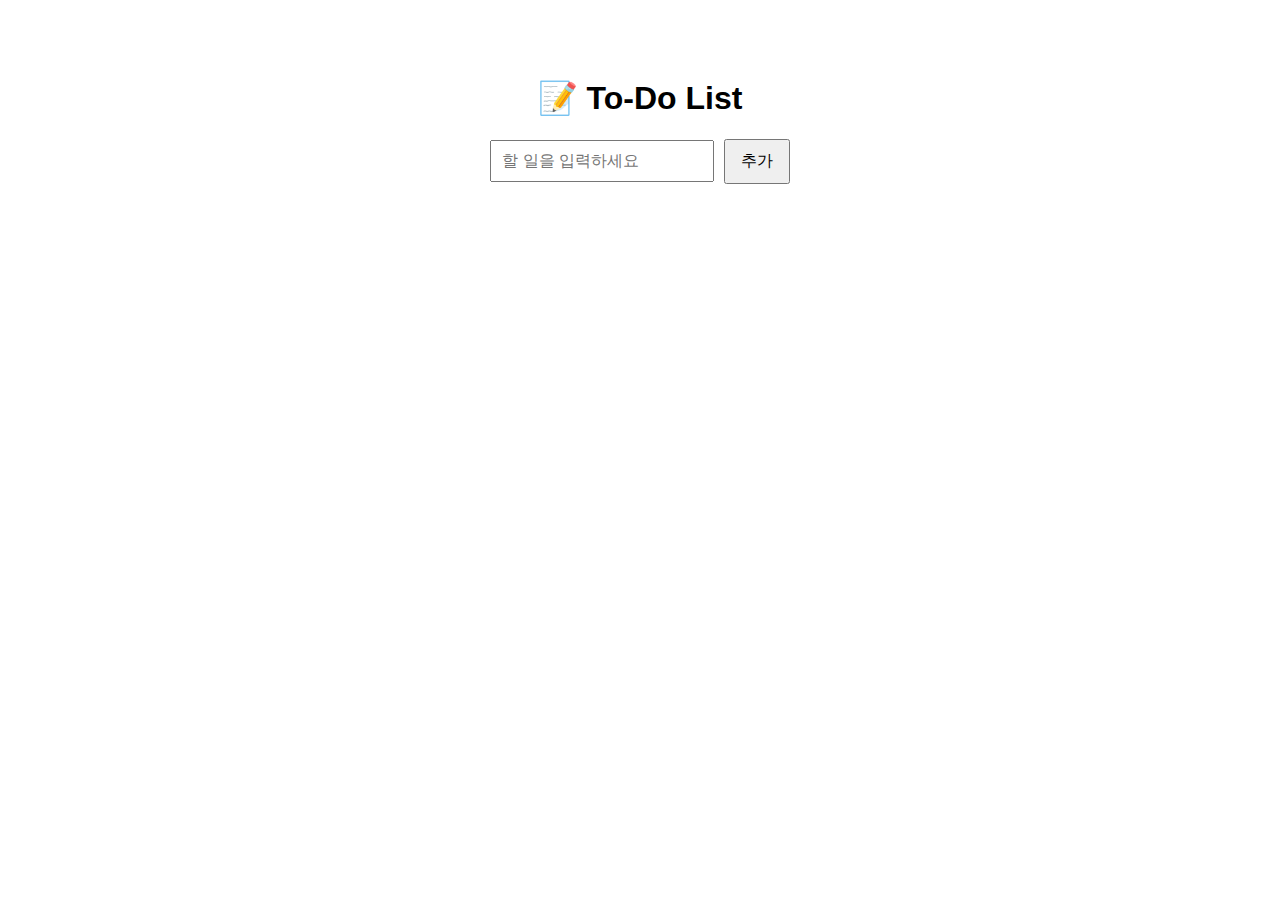
<file: index.html>
<!DOCTYPE html>
<html lang="ko">
<head>
    <meta charset="UTF-8">
    <title>To-Do List</title>
    <style>
        body{
            font-family: sans-serif;
            text-align: center;
            padding: 50px;
        }

        input[type="text"] {
            padding: 10px;
            width: 200px;
            font-size: 16px;
        }

        button{
            padding: 10px 15px;
            margin-left: 5px;
            font-size: 16px;
            cursor: pointer;
        }

        ul{
            list-style: none;
            padding: 0;
            margin-top: 20px;
        }

        li{
            text-align: left;
            margin: 10px 0;
            font-size: 18px;
        }

        .delete-btn{
            margin-left: 10px;
            background-color: tomato;
            color: white;
            border: none;
            padding: 5px 10px;
            cursor: pointer;
            border-radius: 5px;
        }
        
    </style>
</head>
<body>
    <h1>📝 To-Do List</h1>
    <input type="text" id="todo-input" placeholder="할 일을 입력하세요">
    <button id="add-btn">추가</button>

    <ul id="todo-list"></ul>

    <script>
        const input = document.getElementById("todo-input");
        const addBtn = document.getElementById("add-btn");
        const list = document.getElementById("todo-list");

        let todos = [];

        function saveTodos(){
            localStorage.setItem("todos", JSON.stringify(todos));
        }

        function loadTodos(){
            const data = localStorage.getItem("todos");
            if(data){
                todos = JSON.parse(data);
                todos.forEach(todo => renderTodo(todo.text, todo.done));
            }
        }

        function renderTodo(text, done = false){
            const li = document.createElement("li");

            const checkbox = document.createElement("input");
            checkbox.type = "checkbox";
            checkbox.style.marginRight = "10px";

            const span = document.createElement("span");
            span.innerText = text;

            if(done){
                span.style.textDecoration = "line-through";
                span.style.color = "gray";
            }
            
            checkbox.addEventListener("change", function(){
                span.style.textDecoration = checkbox.checked ? "line-through" : "none";
                span.style.color = checkbox.checked ? "gray" : "black";

                const idx = Array.from(list.children).indexOf(li);
                todos[idx].done = checkbox.checked;
                saveTodos();
            });

            const delBtn = document.createElement("button");
            delBtn.innerText = "삭제";
            delBtn.classList.add("delete-btn");
            delBtn.addEventListener("click", function(){
                const idx = Array.from(list.children).indexOf(li);
                todos.splice(idx, 1);
                list.removeChild(li);
                saveTodos();
            });

            li.appendChild(checkbox);
            li.appendChild(span);
            li.appendChild(delBtn);
            list.appendChild(li);
        }

        function addTodo(){
            const todoText = input.value.trim();
            if(todoText === ""){
                alert("할 일을 입력해보세요!");
                return;
            }
            
            todos.push({ text: todoText, done: false });
            renderTodo(todoText, false);
            saveTodos();

            input.value = "";
            input.focus();
        }


        addBtn.addEventListener("click", addTodo);
        input.addEventListener("keydown", function(e){
            if(e.key === "Enter"){
                addTodo();
            }
        });

        loadTodos();
    </script>
</body>
</html>
</file>
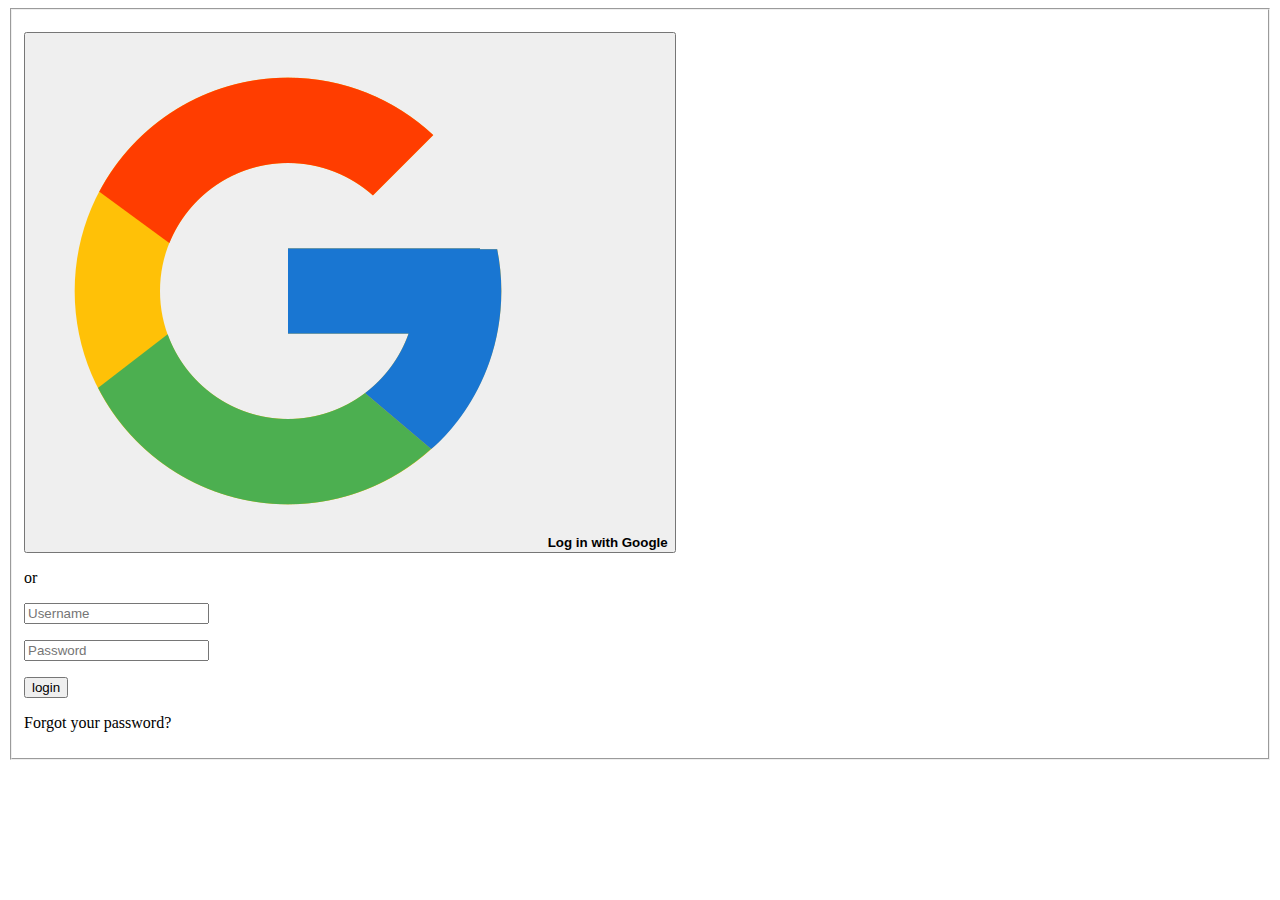
<file: CSS/index.html>
<!DOCTYPE html>
<html lang="ko">
<head>
    <meta charset="UTF-8">
    <meta http-equiv="X-UA-Compatible" content="IE=edge">
    <meta name="viewport" content="width=device-width, initial-scale=1.0">
    <title>Login Page</title>
</head>
<body>
    <fieldset>
        <p>
            <button type="button">
                <img src="./google_logo.png">
                <strong>Log in with Google</strong>
            </button>
        </p>
        <p>
            or
        </p>
        <p>
            <input type="text" name="username" placeholder="Username">
        </p>
        <p>
            <input type="password" name="password" placeholder="Password">
        </p>
        <p>
            <button type="button">login</button>
        </p>
        <p>Forgot your password?</p>

    </fieldset>
</body>
</html>
</file>
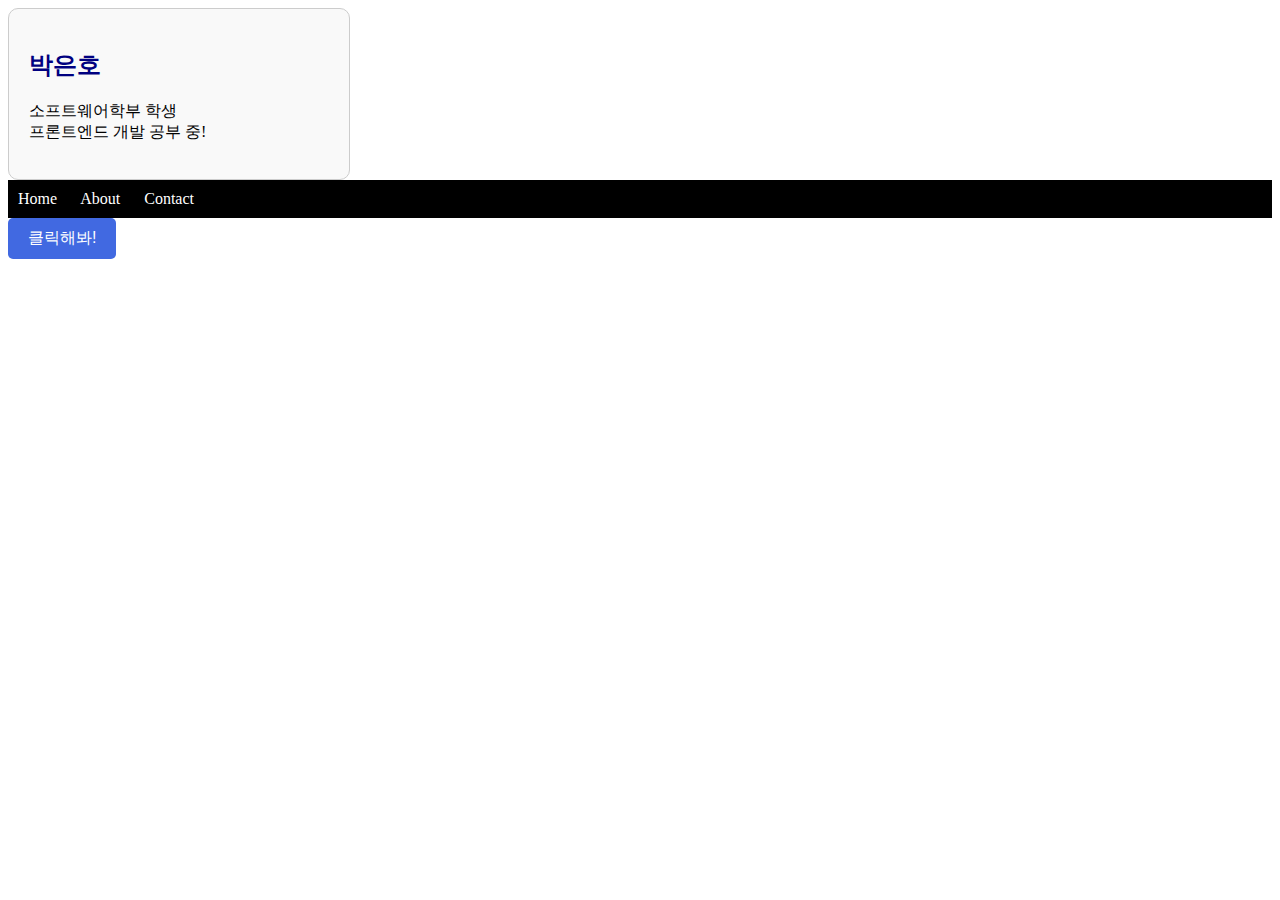
<file: JS/index.html>
<!DOCTYPE html>
<html lang="en">
<head>
    <meta charset="UTF-8">
    <meta name="viewport" content="width=device-width, initial-scale=1.0">
    <style>
        .card{
            border: 1px solid #ccc;
            width: 300px;
            padding: 20px;
            border-radius: 10px;
            background-color: #f9f9f9;
        }
        .name{
            color: navy;
            font-size: 24px;
        }
        .navbar{
            background-color: black;
            padding: 10px;
        }
        .navbar a{
            color: white;
            margin-right: 20px;
            text-decoration: none;
        }
        .mybtn{
            padding: 10px 20px;
            background-color: royalblue;
            color: white;
            border: none;
            border-radius: 5px;
            font-size: 16px;
            cursor: pointer;
        }
    </style>
    <title>My First Web Page!</title>
</head>
<body>
    <div class="card">
        <h2 class="name">박은호</h2>
        <p>소프트웨어학부 학생<br>프론트엔드 개발 공부 중!</p>
    </div>
    <div class="navbar">
        <a href="#">Home</a>
        <a href="#">About</a>
        <a href="#">Contact</a>
    </div>
    <button class="mybtn">클릭해봐!</button>
</body>
</html>
</file>
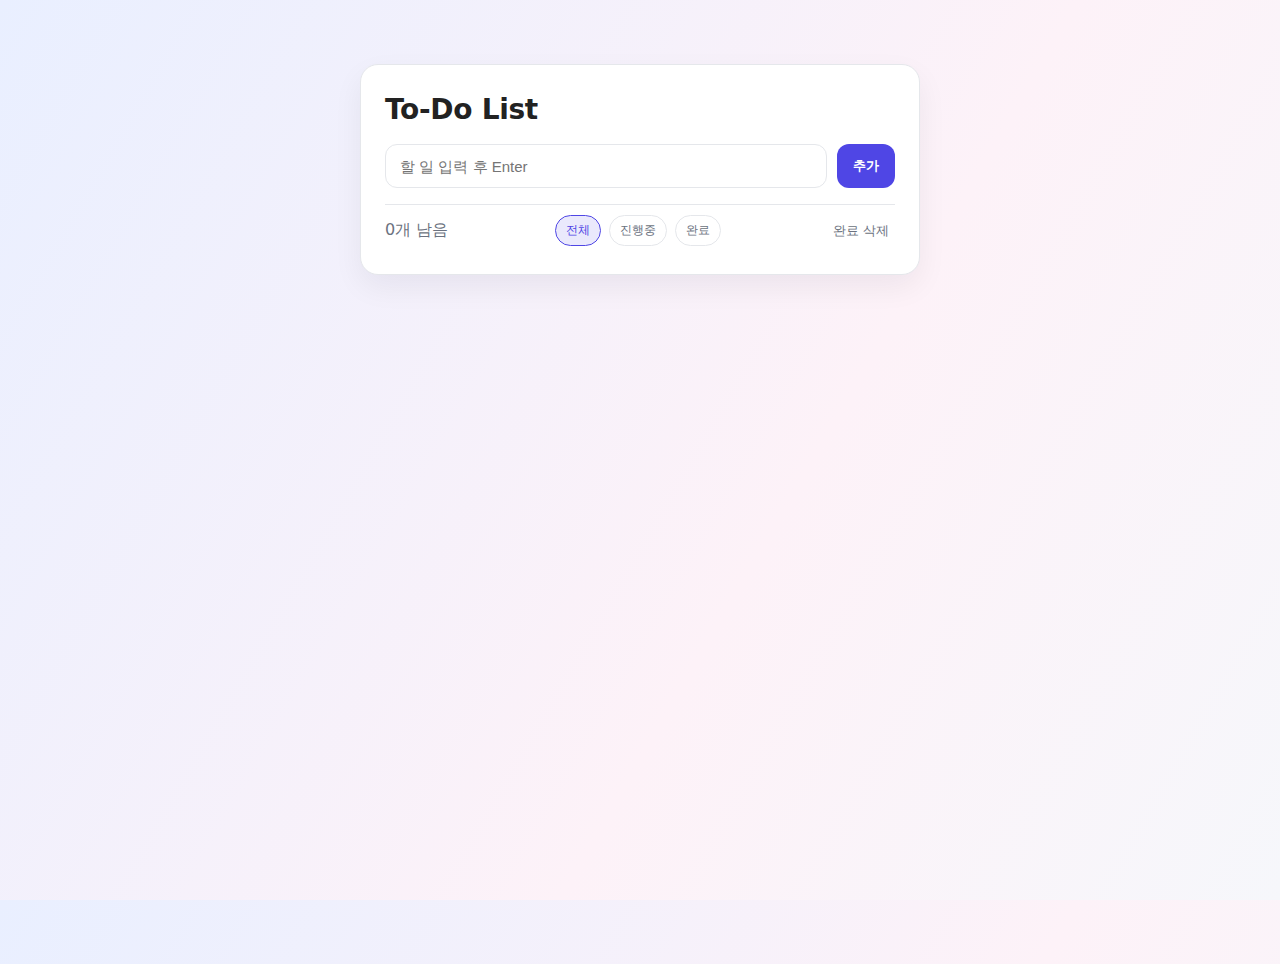
<file: todolist/index.html>
<!DOCTYPE html>
<html lang="ko">
<head>
  <meta charset="UTF-8" />
  <meta name="viewport" content="width=device-width, initial-scale=1" />
  <title>To-Do List</title>
  <link rel="stylesheet" href="./CSS/style.css" />
</head>
<body>
  <main class="container">
    <h1 class="title">To-Do List</h1>

    <form id="todo-form" class="form" autocomplete="off">
      <label class="sr-only" for="todo-input">할 일을 입력하세요</label>
      <input id="todo-input" class="input" type="text" placeholder="할 일 입력 후 Enter" maxlength="120" />
      <button type="submit" class="btn">추가</button>
    </form>

    <ul id="todo-list" class="list" aria-live="polite"></ul>

    <div class="footer">
      <span id="left-count">0개 남음</span>
      <div class="filters">
        <button data-filter="all" class="chip chip--active">전체</button>
        <button data-filter="active" class="chip">진행중</button>
        <button data-filter="completed" class="chip">완료</button>
      </div>
      <button id="clear-completed" class="link">완료 삭제</button>
    </div>
  </main>

  <script defer src="./JS/app.js"></script>
</body>
</html>
</file>
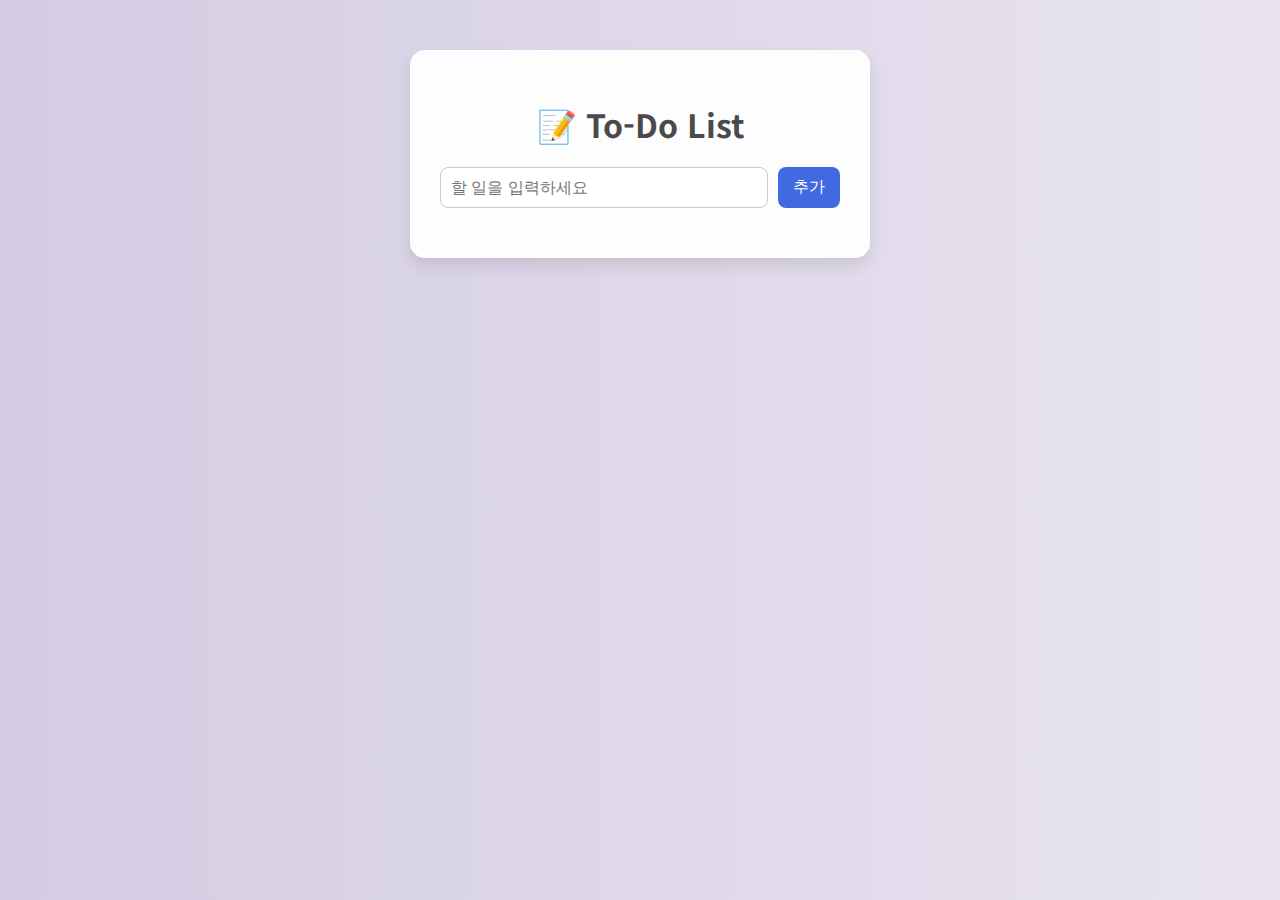
<file: to-do-list.html>
<!DOCTYPE html>
<html lang="ko">
<head>
  <meta charset="UTF-8" />
  <meta name="viewport" content="width=device-width, initial-scale=1.0" />
  <title>To-Do List</title>
  <!-- Google Fonts -->
  <link href="https://fonts.googleapis.com/css2?family=Noto+Sans+KR&display=swap" rel="stylesheet" />
  <style>
    body {
      margin: 0;
      padding: 0;
      font-family: 'Noto Sans KR', sans-serif;
      background: linear-gradient(to right, #d3cce3, #e9e4f0);
      min-height: 100vh;
      display: flex;
      justify-content: center;
      align-items: flex-start;
    }

    .container {
      background-color: #ffffffee;
      margin-top: 50px;
      padding: 30px;
      border-radius: 15px;
      box-shadow: 0 8px 16px rgba(0,0,0,0.1);
      width: 90%;
      max-width: 400px;
    }

    h1 {
      text-align: center;
      margin-bottom: 20px;
      color: #4a4a4a;
    }

    .input-group {
      display: flex;
      gap: 10px;
      margin-bottom: 20px;
    }

    input[type="text"] {
      flex: 1;
      padding: 10px;
      border: 1px solid #ccc;
      border-radius: 8px;
      font-size: 16px;
    }

    button {
      padding: 10px 15px;
      background-color: royalblue;
      color: white;
      border: none;
      border-radius: 8px;
      font-size: 16px;
      cursor: pointer;
      transition: all 0.2s;
    }

    button:hover {
      background-color: #4169e1;
      transform: scale(1.05);
    }

    ul {
      list-style: none;
      padding: 0;
      margin: 0;
    }

    li {
      background-color: #f9f9f9;
      border-radius: 8px;
      padding: 12px 15px;
      margin-bottom: 10px;
      display: flex;
      align-items: center;
      justify-content: space-between;
      box-shadow: 0 2px 6px rgba(0,0,0,0.05);
    }

    .task-left {
      display: flex;
      align-items: center;
      gap: 10px;
    }

    .task-text.done {
      text-decoration: line-through;
      color: gray;
    }

    .delete-btn {
      background-color: tomato;
      color: white;
      border: none;
      border-radius: 6px;
      padding: 5px 10px;
      cursor: pointer;
      font-size: 14px;
    }

    @media (max-width: 480px) {
      .input-group {
        flex-direction: column;
      }

      button {
        width: 100%;
      }
    }
  </style>
</head>
<body>
  <div class="container">
    <h1>📝 To-Do List</h1>
    <div class="input-group">
      <input type="text" id="todo-input" placeholder="할 일을 입력하세요" />
      <button id="add-btn">추가</button>
    </div>
    <ul id="todo-list"></ul>
  </div>

  <script>
    const input = document.getElementById("todo-input");
    const addBtn = document.getElementById("add-btn");
    const list = document.getElementById("todo-list");

    let todos = [];

    function saveTodos() {
      localStorage.setItem("todos", JSON.stringify(todos));
    }

    function loadTodos() {
      const data = localStorage.getItem("todos");
      if (data) {
        todos = JSON.parse(data);
        todos.forEach(todo => renderTodo(todo.text, todo.done));
      }
    }

    function renderTodo(text, done = false) {
      const li = document.createElement("li");

      const checkbox = document.createElement("input");
      checkbox.type = "checkbox";
      checkbox.checked = done;

      const span = document.createElement("span");
      span.innerText = text;
      span.classList.add("task-text");
      if (done) span.classList.add("done");

      checkbox.addEventListener("change", () => {
        span.classList.toggle("done", checkbox.checked);
        const idx = Array.from(list.children).indexOf(li);
        todos[idx].done = checkbox.checked;
        saveTodos();
      });

      const delBtn = document.createElement("button");
      delBtn.innerText = "삭제";
      delBtn.className = "delete-btn";
      delBtn.addEventListener("click", () => {
        const idx = Array.from(list.children).indexOf(li);
        todos.splice(idx, 1);
        list.removeChild(li);
        saveTodos();
      });

      const leftPart = document.createElement("div");
      leftPart.className = "task-left";
      leftPart.appendChild(checkbox);
      leftPart.appendChild(span);

      li.appendChild(leftPart);
      li.appendChild(delBtn);
      list.appendChild(li);
    }

    function addTodo() {
      const todoText = input.value.trim();
      if (todoText === "") {
        alert("할 일을 입력해보세요!");
        return;
      }

      todos.push({ text: todoText, done: false });
      renderTodo(todoText, false);
      saveTodos();

      input.value = "";
      input.focus();
    }

    addBtn.addEventListener("click", addTodo);
    input.addEventListener("keydown", (e) => {
      if (e.key === "Enter") addTodo();
    });

    loadTodos();
  </script>
</body>
</html>
</file>
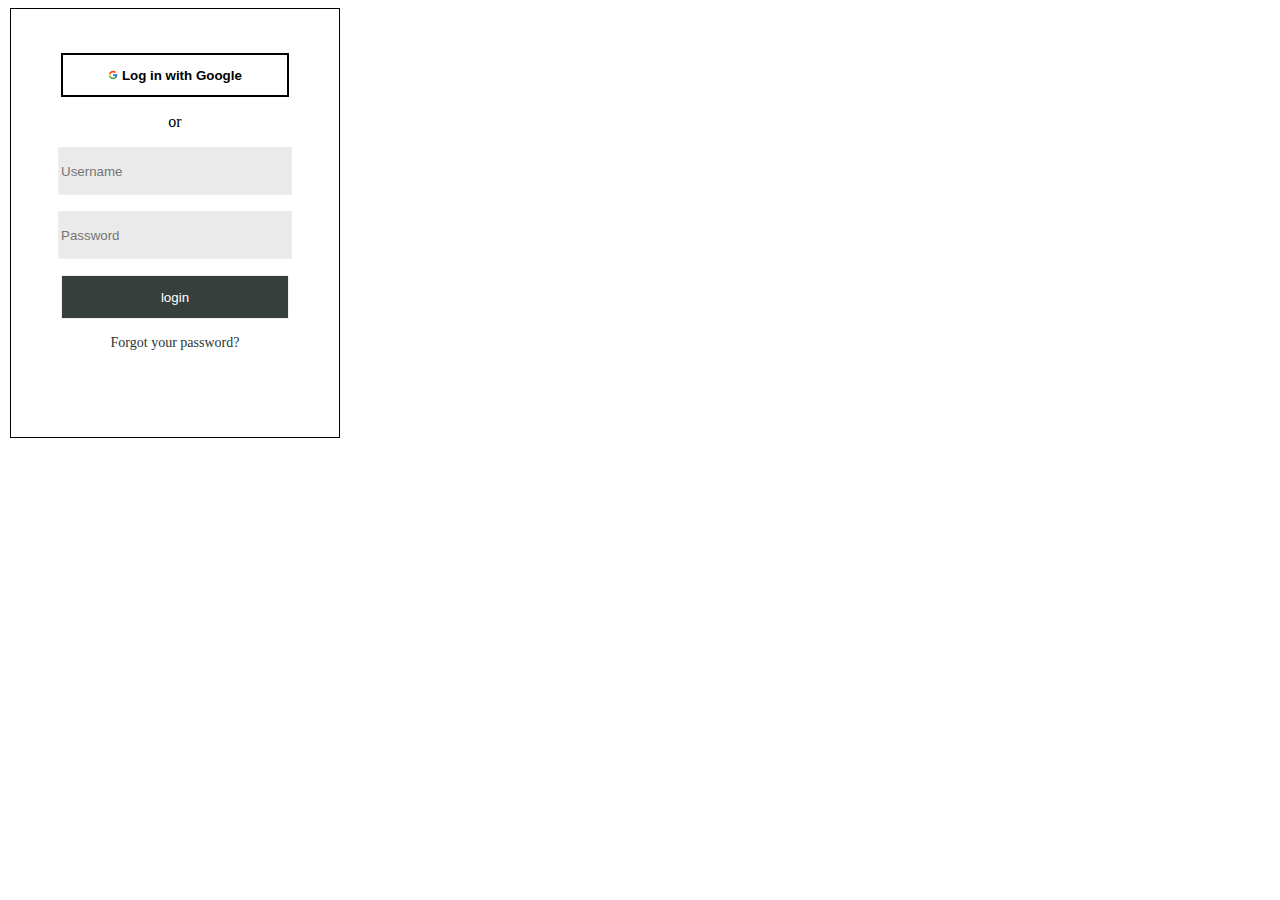
<file: CSS/login_page.html>
<!DOCTYPE html>
<html lang="ko">
<head>
    <meta charset="UTF-8">
    <meta http-equiv="X-UA-Compatible" content="IE=edge">
    <meta name="viewport" content="width=device-width, initial-scale=1.0">
    <title>Login Page</title>
    <style>
        @import url('https://fonts.googleapis.com/css2?family=Roboto:ital,wght@0,100;0,300;0,400;0,500;0,700;0,900;1,100;1,300;1,400;1,500;1,700;1,900&display=swap');
        fieldset{
            width:304px;
            height:390px;
            padding-top: 28px;;
            border:1px solid;
            text-align:center;
        }
        #first_button{
            width:228px;
            height:44px;
            background-color:white;
            border:2px solid;
        }
        img{
            width:10px;
        }
        input{
            width:228px;
            height:44px;
            background-color: #eaeaea;
            border: 1px ridge;

        }
        #second_button{
            width:228px;
            height:44px;
            background-color: #373f3c;
            color:white;
            border: 1px ridge;
        }
        p:last-of-type{
            font-size: 14px;
            color:#2c3432;
        }
        
    </style>
</head>

<body>
    <fieldset>
        <p>
            <button type="button" id="first_button">
                <img src="./google_logo.png">
                <strong>Log in with Google</strong>
            </button>
        </p>
        <p>
            or
        </p>
        <p>
            <input type="text" name="username" placeholder="Username">
        </p>
        <p>
            <input type="password" name="password" placeholder="Password">
        </p>
        <p>
            <button type="button" id="second_button">login</button>
        </p>
        <p>Forgot your password?</p>

    </fieldset>
</body>
</html>
</file>
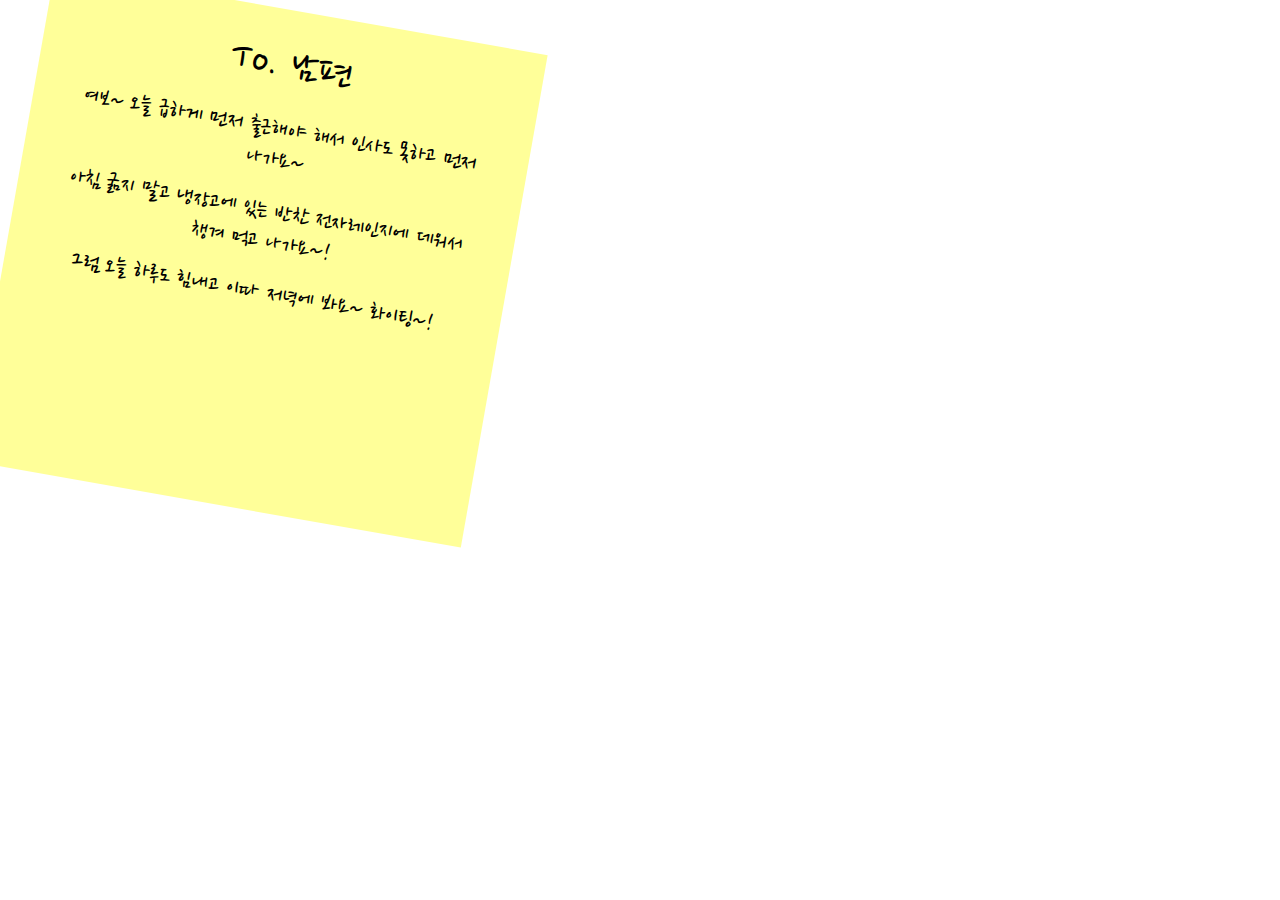
<file: CSS/postit.html>
<!DOCTYPE html>
<html lang="ko">
<head>
    <meta charset="UTF-8">
    <meta http-equiv="X-UA-Compatible" content="IE=edge">
    <meta name="viewport" content="width=device-width, initial-scale=1.0">
    <title>내부 스타일 시트</title>
    <style>
        @import url('https://fonts.googleapis.com/css2?family=Nanum+Pen+Script&display=swap');
        *{
            text-align:center;
            font-family:"Nanum Pen Script", cursive;
        }
        .container{
            width:500px;
            height:500px;
            background-color:#ffff99
        }
        .container{
            transform:rotate(10deg);
        }
        .title{
            width:200px;
            margin-left:150px;
            margin-bottom:20px;
            padding-top:30px;
            font-size:44px;
        }
        .message1{
            width:400px;
            font-size:25px;
            margin-left:50px;
            margin-bottom: 20px;
        }
        .message2{
            width:400px;
            font-size:25px;
            margin-left:50px;
            margin-bottom: 20px;
        }
        .message3{
            width:400px;
            font-size:25px;
            margin-left:50px;
            margin-bottom: 20px;
        }
    </style>     
</head>

<body>
    <div class="container">
        <div class="title">To. 남편</div>
        <div class="message1">여보~ 오늘 급하게 먼저 출근해야 해서 인사도 못하고 먼저 나가요~</div>
        <div class="message2">아침 굶지 말고 냉장고에 있는 반찬 전자레인지에 데워서 챙겨 먹고 나가요~!</div>
        <div class="message3">그럼 오늘 하루도 힘내고 이따 저녁에 봐요~ 화이팅~!</div>
    </div>
</body>
</html>
</file>
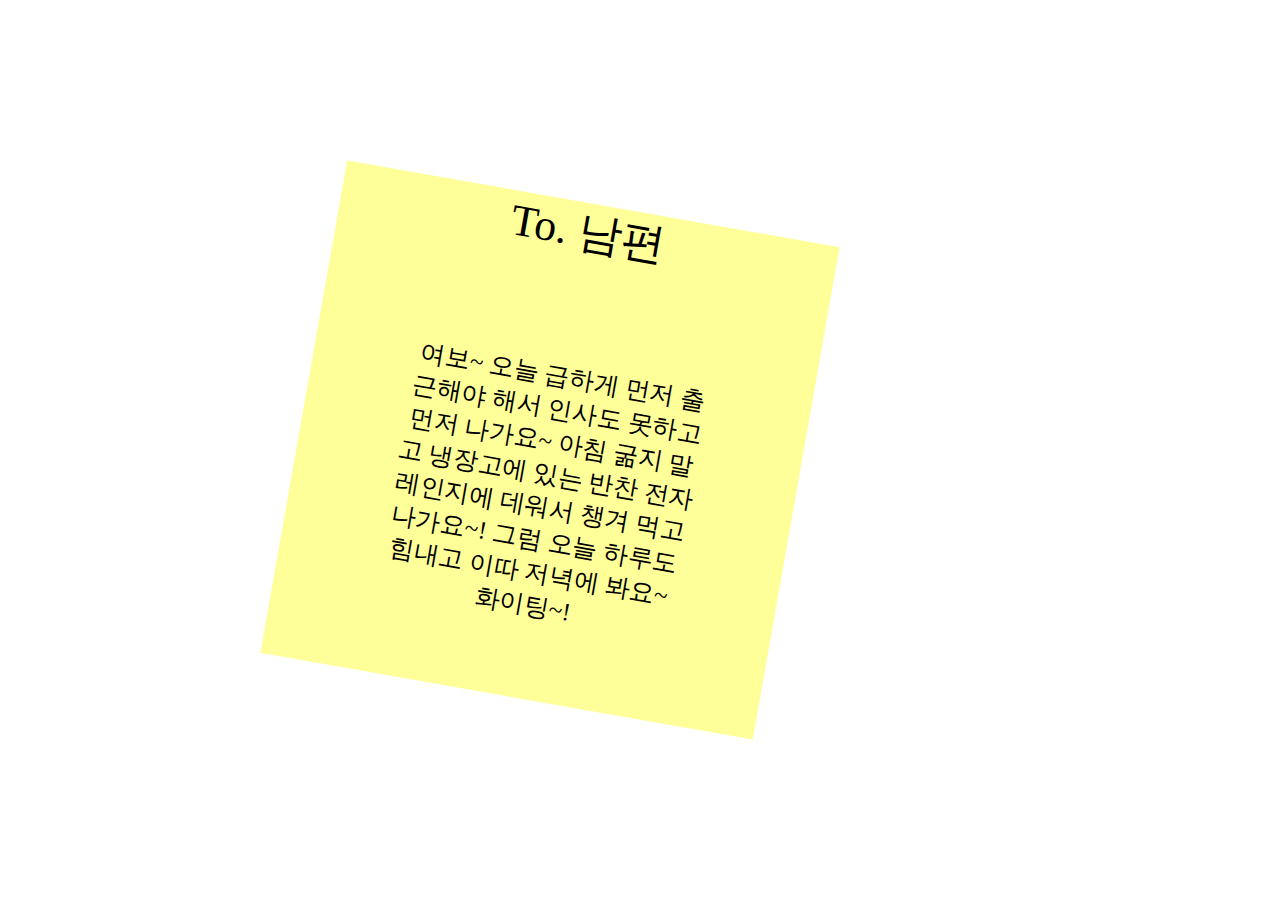
<file: CSS/postit_answer.html>
<!DOCTYPE html>
<html lang="ko">
<head>
    <meta charset="UTF-8">
    <meta http-equiv="X-UA-Compatible" content="IE=edge">
    <meta name="viewport" content="width=device-width, initial-scale=1.0">
    <title>내부 스타일 시트</title>
    <style>
        *{
            margin:100px;
            padding:0;
            box-sizing:border-box;
        }
        #postit{
            width:500px;
            height:500px;
            background-color:#ff9;
            transform:rotate(10deg);
            text-align:center;
        }
        #postit h1{
            font-size:44px;
            margin-bottom:20px;
            font-weight:normal;
        }
        #postit p{
            font-size:25px;
            margin-bottom:20px;
        }
    </style>     
</head>

<body>
    <div id="postit">
        <h1>To. 남편</h1>
        <p>여보~ 오늘 급하게 먼저 출근해야 해서 인사도 못하고 먼저 나가요~ 
            아침 굶지 말고 냉장고에 있는 반찬 전자레인지에 데워서 챙겨 먹고 나가요~! 
            그럼 오늘 하루도 힘내고 이따 저녁에 봐요~ 화이팅~!</p>
    </div>
</body>
</html>
</file>
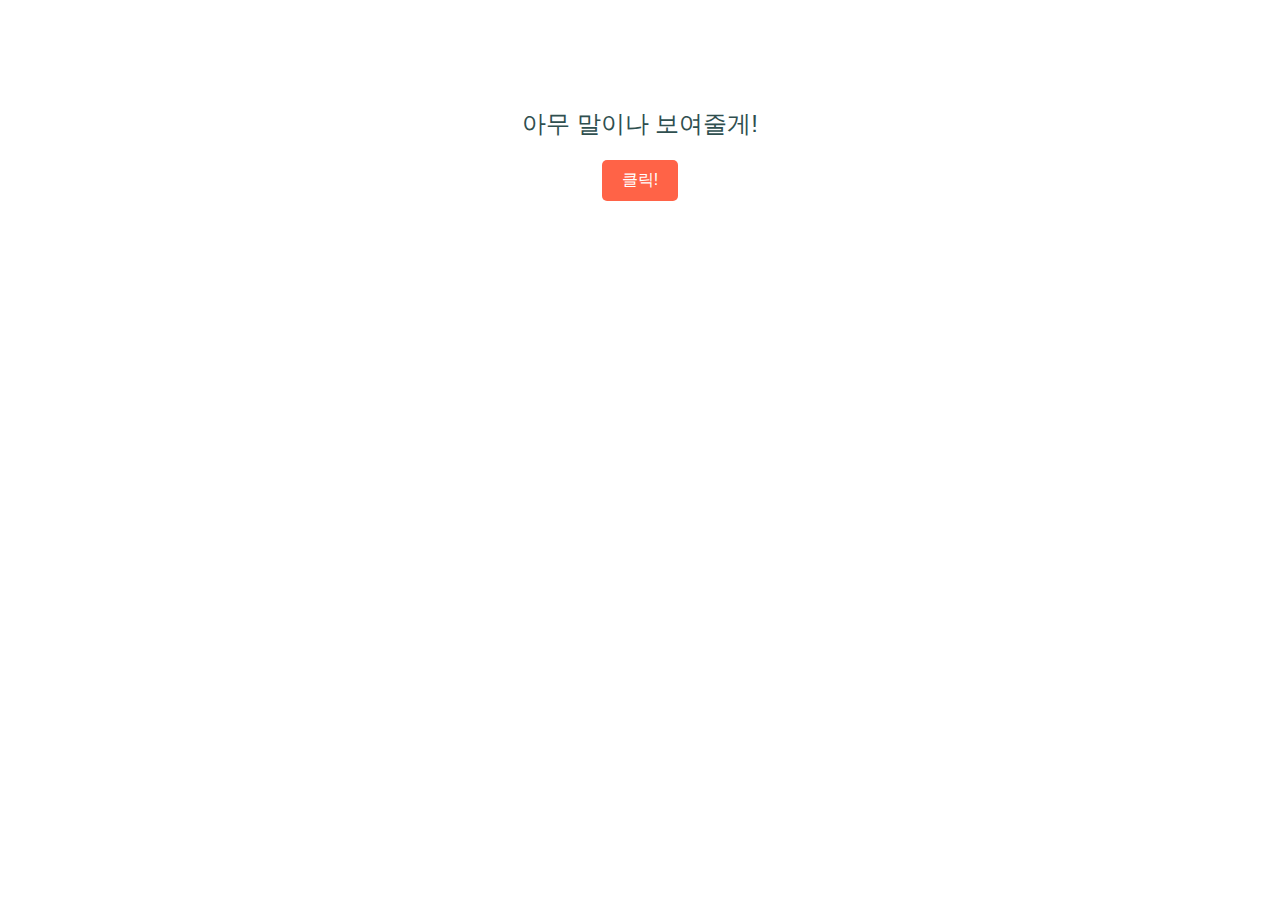
<file: JS/buttontotext.html>
<!DOCTYPE html>
<html lang="ko">
<head>
    <meta charset="UTF-8">
    <title>랜덤 문구 실습</title>
    <style>
        body{
            font-family: sans-serif;
            text-align: center;
            padding-top: 100px;
        }

        #text{
            font-size: 24px;
            margin-bottom: 20px;
            color:darkslategray;
        }

        #btn{
            padding: 10px 20px;
            font-size: 16px;
            background-color: tomato;
            color:white;
            border: none;
            border-radius: 5px;
            cursor: pointer;
        }
        #btn:hover{
            background-color: crimson;
        }
    </style>
</head>
<body>

    <div id="text">아무 말이나 보여줄게!</div>
    <button id="btn">클릭!</button>

    <script>
        const phrases = [
            "오늘 뭐먹지?", 
            "지금이 시작할 시간!", 
            "고양이는 귀엽다.", 
            "코드 한줄이 세사을 바꾼다!", 
            "넌 멋져!", 
            "한 판만더!"
        ];
        
        const textElement = document.getElementById("text");
        const button = document.getElementById("btn");

        button.addEventListener("click", function(){
            const randomIndex = Math.floor(Math.random() * phrases.length);
            const randomPhrase = phrases[randomIndex];

            textElement.innerText = randomPhrase;

        });
    </script>
</body>
</html>
</file>
<file: todolist/CSS/style.css>
:root {
  --bg: #f6f7fb;
  --card: #ffffff;
  --text: #222;
  --muted: #6b7280;
  --primary: #4f46e5;
  --primary-ghost: rgba(79, 70, 229, 0.12);
  --border: #e5e7eb;
  --success: #10b981;
}

* { box-sizing: border-box; }
html, body { height: 100%; }
body {
  margin: 0;
  background: linear-gradient(120deg, #e9efff, #fdf2f8 60%, #f6f7fb);
  color: var(--text);
  font-family: "Noto Sans KR", system-ui, -apple-system, Segoe UI, Roboto, Helvetica, Arial, "Apple SD Gothic Neo", "Noto Sans KR", "Malgun Gothic", sans-serif;
}

.container {
  max-width: 560px; margin: 64px auto; padding: 28px 24px;
  background: var(--card); border: 1px solid var(--border);
  border-radius: 18px; box-shadow: 0 12px 30px rgba(17, 24, 39, 0.06);
}

.title { margin: 0 0 18px; font-size: 28px; font-weight: 800; letter-spacing: -0.3px; }

.form { display: flex; gap: 10px; margin-bottom: 16px; }
.input {
  flex: 1; height: 44px; padding: 0 14px; border-radius: 12px;
  border: 1px solid var(--border); outline: none; font-size: 15px;
}
.input:focus { border-color: var(--primary); box-shadow: 0 0 0 4px var(--primary-ghost); }
.btn {
  height: 44px; padding: 0 16px; border: 0; border-radius: 12px;
  background: var(--primary); color: #fff; font-weight: 700; cursor: pointer;
}
.btn:active { transform: translateY(1px); }

.list { list-style: none; padding: 0; margin: 6px 0 12px; }
.item {
  display: flex; align-items: center; gap: 10px;
  padding: 12px 10px; border-bottom: 1px solid var(--border);
}
.item:last-child { border-bottom: 0; }

.checkbox {
  width: 18px; height: 18px; cursor: pointer;
  accent-color: var(--success);
}
.text { flex: 1; font-size: 15px; word-break: break-word; }
.text.completed { color: var(--muted); text-decoration: line-through; }

.icon-btn {
  border: 0; background: transparent; cursor: pointer; color: var(--muted);
  padding: 6px 8px; border-radius: 8px;
}
.icon-btn:hover { background: #f3f4f6; color: #ef4444; }

.footer {
  display: flex; align-items: center; justify-content: space-between;
  gap: 8px; padding-top: 10px; border-top: 1px solid var(--border); color: var(--muted);
}
.filters { display: flex; gap: 8px; }
.chip {
  border: 1px solid var(--border); background: #fff; color: var(--muted);
  padding: 6px 10px; border-radius: 999px; font-size: 12px; cursor: pointer;
}
.chip--active { border-color: var(--primary); color: var(--primary); background: var(--primary-ghost); }

.link { background: transparent; border: 0; color: var(--muted); cursor: pointer; }
.link:hover { color: #ef4444; }

.sr-only {
  position: absolute; width: 1px; height: 1px; padding: 0; margin: -1px;
  overflow: hidden; clip: rect(0, 0, 0, 0); white-space: nowrap; border: 0;
}
</file>
